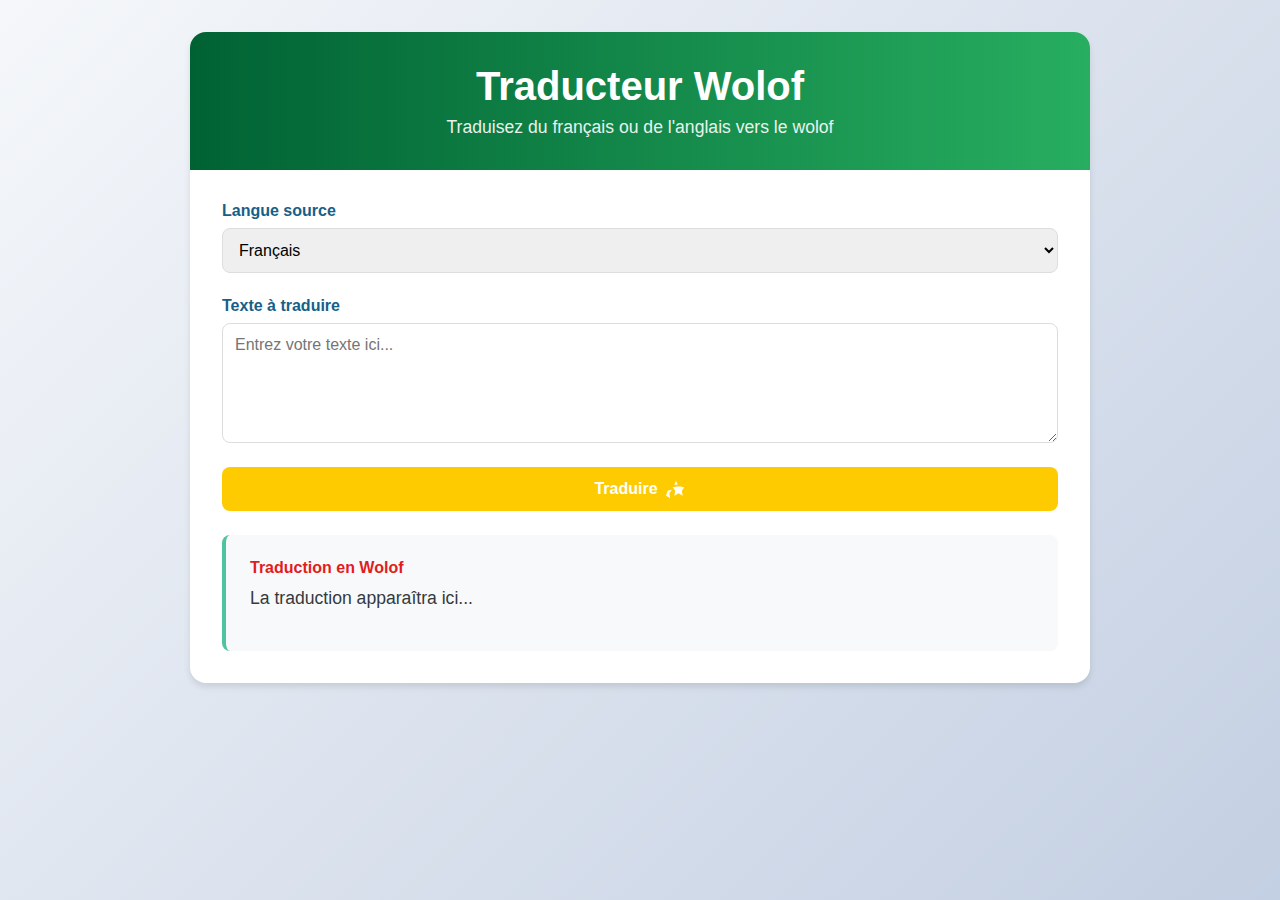
<file: index.html>
<!DOCTYPE html>
<html lang="fr">
<head>
    <meta charset="UTF-8">
    <meta name="viewport" content="width=device-width, initial-scale=1.0">
    <title>Traducteur Français/Anglais - Wolof</title>
    <style>
        :root {
            --primary-color: #4a6fa5;
            --secondary-color: #166088;
            --accent-color: #4fc3a1;
            --light-color: #f8f9fa;
            --dark-color: #343a40;
            --shadow: 0 4px 6px rgba(0, 0, 0, 0.1);
            --transition: all 0.3s ease;
        }

        * {
            margin: 0;
            padding: 0;
            box-sizing: border-box;
            font-family: 'Segoe UI', Tahoma, Geneva, Verdana, sans-serif;
        }

        body {
            background: linear-gradient(135deg, #f5f7fa 0%, #c3cfe2 100%);
            min-height: 100vh;
            display: flex;
            flex-direction: column;
            align-items: center;
            padding: 2rem 1rem;
            color: var(--dark-color);
        }

        .container {
            max-width: 900px;
            width: 100%;
            background-color: white;
            border-radius: 16px;
            box-shadow: var(--shadow);
            overflow: hidden;
            margin-bottom: 2rem;
        }

        header {
            background: linear-gradient(to right, #006233, #27ae60);

            color: white;
            padding: 2rem;
            text-align: center;
        }

        h1 {
            font-size: 2.5rem;
            margin-bottom: 0.5rem;
        }

        .subtitle {
            font-size: 1.1rem;
            opacity: 0.9;
        }

        .translator-section {
            padding: 2rem;
        }

        .input-group {
            display: flex;
            flex-direction: column;
            margin-bottom: 1.5rem;
        }

        label {
            font-weight: 600;
            margin-bottom: 0.5rem;
            color: var(--secondary-color);
        }

        select, textarea {
            padding: 0.75rem;
            border: 1px solid #ddd;
            border-radius: 8px;
            font-size: 1rem;
            transition: var(--transition);
        }

        select:focus, textarea:focus {
            outline: none;
            border-color: var(--primary-color);
            box-shadow: 0 0 0 2px rgba(74, 111, 165, 0.2);
        }

        textarea {
            min-height: 120px;
            resize: vertical;
        }

        .controls {
            display: flex;
            gap: 1rem;
            margin: 1rem 0;
            flex-wrap: wrap;
        }

        .translate-btn, .voice-btn {
            color: white;
            border: none;
            padding: 0.75rem 1.5rem;
            border-radius: 8px;
            font-size: 1rem;
            font-weight: 600;
            cursor: pointer;
            transition: var(--transition);
            display: flex;
            align-items: center;
            justify-content: center;
            gap: 0.5rem;
            flex: 1;
        }

        .translate-btn {
            background: #FECB00;
        }

        .voice-btn {
            background: linear-gradient(to right, var(--accent-color), #3aa888);
        }

        .translate-btn:hover, .voice-btn:hover {
            transform: translateY(-2px);
            box-shadow: 0 6px 12px rgba(0, 0, 0, 0.15);
        }

        .translate-btn:active, .voice-btn:active {
            transform: translateY(0);
        }

        .voice-btn.listening {
            background: linear-gradient(to right, #e74c3c, #c0392b);
            animation: pulse 1.5s infinite;
        }

        @keyframes pulse {
            0% { transform: scale(1); }
            50% { transform: scale(1.05); }
            100% { transform: scale(1); }
        }

        .result-container {
            background-color: #f8f9fa;
            border-radius: 8px;
            padding: 1.5rem;
            margin-top: 1.5rem;
            border-left: 4px solid var(--accent-color);
        }

        .result-title {
            font-weight: 600;
            color: #E31B23;
            margin-bottom: 0.5rem;
            display: flex;
            justify-content: space-between;
            align-items: center;
        }

        .result-text {
            font-size: 1.1rem;
            line-height: 1.5;
            margin-bottom: 1rem;
        }

        .speak-btn {
            background: var(--accent-color);
            color: white;
            border: none;
            border-radius: 50%;
            width: 40px;
            height: 40px;
            display: flex;
            align-items: center;
            justify-content: center;
            cursor: pointer;
            transition: var(--transition);
        }

        .speak-btn:hover {
            background: #3aa888;
            transform: scale(1.1);
        }

        .dictionary-section {
            padding: 2rem;
            background-color: #f8f9fa;
            border-top: 1px solid #eee;
        }

        .section-title {
            font-size: 1.5rem;
            margin-bottom: 1rem;
            color: var(--secondary-color);
            text-align: center;
        }

        .search-container {
            position: relative;
            margin-bottom: 1.5rem;
        }

        .search-input {
            width: 100%;
            padding: 0.75rem 1rem 0.75rem 2.5rem;
            border: 1px solid #ddd;
            border-radius: 8px;
            font-size: 1rem;
        }

        .search-icon {
            position: absolute;
            left: 0.75rem;
            top: 50%;
            transform: translateY(-50%);
            color: #6c757d;
        }

        .dictionary-grid {
            display: grid;
            grid-template-columns: repeat(auto-fill, minmax(250px, 1fr));
            gap: 1rem;
            max-height: 300px;
            overflow-y: auto;
            padding: 0.5rem;
        }

        .dictionary-item {
            background-color: white;
            border-radius: 8px;
            padding: 1rem;
            box-shadow: 0 2px 4px rgba(0, 0, 0, 0.05);
            transition: var(--transition);
        }

        .dictionary-item:hover {
            transform: translateY(-2px);
            box-shadow: 0 4px 8px rgba(0, 0, 0, 0.1);
        }

        .wolof-word {
            font-weight: 600;
            color: var(--primary-color);
            margin-bottom: 0.25rem;
        }

        .translation {
            font-size: 0.9rem;
            color: var(--dark-color);
        }

        footer {
            text-align: center;
            padding: 1.5rem;
            color: #6c757d;
            font-size: 0.9rem;
        }

        @media (max-width: 600px) {
            h1 {
                font-size: 2rem;
            }
            
            .container {
                border-radius: 12px;
            }
            
            header, .translator-section, .dictionary-section {
                padding: 1.5rem;
            }
            
            .dictionary-grid {
                grid-template-columns: 1fr;
            }
            
            .controls {
                flex-direction: column;
            }
        }
    </style>
</head>
<body>
    <div class="container">
        <header>
            <h1>Traducteur Wolof</h1>
            <p class="subtitle">Traduisez du français ou de l'anglais vers le wolof</p>
        </header>
        
        <section class="translator-section">
            <div class="input-group">
                <label for="sourceLang">Langue source</label>
                <select id="sourceLang">
                    <option value="francais">Français</option>
                    <option value="anglais">Anglais</option>
                </select>
            </div>
            
            <div class="input-group">
                <label for="inputText">Texte à traduire</label>
                <textarea id="inputText" placeholder="Entrez votre texte ici..."></textarea>
            </div>
            
            <div class="controls">
                <button class="translate-btn" id="translateBtn">
                    <span>Traduire</span>
                    <svg width="20" height="20" viewBox="0 0 24 24" fill="none" xmlns="http://www.w3.org/2000/svg">
                        <path d="M12 2L14 7H10L12 2Z" fill="currentColor"/>
                        <path d="M17 9L22 10L19 14L20 20L15 17L10 20L11 14L8 10L13 9H17Z" fill="currentColor"/>
                        <path d="M2 14L7 13L4 17L5 23L0 20L2 14Z" fill="currentColor"/>
                    </svg>
                </button>
                
               
            </div>
            
            <div class="result-container">
                <div class="result-title">
                    <span>Traduction en Wolof</span>
                   
                </div>
                <div class="result-text" id="resultText">La traduction apparaîtra ici...</div>
            </div>
        </section>
        
      
        
       
    </div>

    <script>
        // Dictionnaire Wolof-Français-Anglais
      const dictionnaire = [
  { wolof: "salaam aleekum", francais: "bonjour (salutation islamique)", anglais: "hello (Islamic greeting)" },
  { wolof: "na nga def", francais: "comment vas-tu ?", anglais: "how are you?" },
  { wolof: "maangi fi", francais: "je vais bien", anglais: "I'm fine" },
  { wolof: "jërejëf", francais: "merci", anglais: "thank you" },
  { wolof: "waaw", francais: "oui", anglais: "yes" },
  { wolof: "déedéet", francais: "non", anglais: "no" },
  { wolof: "ba beneen", francais: "à bientôt", anglais: "see you soon" },
  { wolof: "ci jàmm", francais: "au revoir", anglais: "goodbye" },

  // Famille et personnes
  { wolof: "nit", francais: "personne", anglais: "person" },
  { wolof: "jigéen", francais: "femme", anglais: "woman" },
  { wolof: "góor", francais: "homme", anglais: "man" },
  { wolof: "xale", francais: "enfant", anglais: "child" },
  { wolof: "mag", francais: "aîné", anglais: "elder" },
  { wolof: "rakk", francais: "cadet", anglais: "younger sibling" },
  { wolof: "ndey", francais: "mère", anglais: "mother" },
  { wolof: "baay", francais: "père", anglais: "father" },

  // Actions
  { wolof: "lëkk", francais: "manger", anglais: "to eat" },
  { wolof: "naan", francais: "boire", anglais: "to drink" },
  { wolof: "dem", francais: "aller", anglais: "to go" },
  { wolof: "dellu", francais: "revenir", anglais: "to return" },
  { wolof: "jàng", francais: "étudier / lire", anglais: "to study / to read" },
  { wolof: "liggéey", francais: "travailler", anglais: "to work" },
  { wolof: "togg", francais: "cuisiner", anglais: "to cook" },
  { wolof: "xool", francais: "regarder", anglais: "to look" },
  { wolof: "dégg", francais: "entendre / comprendre", anglais: "to hear / understand" },
  { wolof: "wax", francais: "parler", anglais: "to speak" },
  { wolof: "gëm", francais: "croire", anglais: "to believe" },
  { wolof: "xam", francais: "savoir", anglais: "to know" },
  { wolof: "bëgg", francais: "aimer / vouloir", anglais: "to love / to want" },
  { wolof: "sopp", francais: "respecter / apprécier", anglais: "to respect / appreciate" },
  { wolof: "génn", francais: "sortir", anglais: "to go out" },
  { wolof: "dëkk", francais: "habiter", anglais: "to live" },

  // Objets et lieux
  { wolof: "dëgg", francais: "vérité", anglais: "truth" },
  { wolof: "nguur", francais: "argent", anglais: "money" },
  { wolof: "kër", francais: "maison", anglais: "house" },
  { wolof: "neeg", francais: "chambre", anglais: "room" },
  { wolof: "jaamono", francais: "mariage", anglais: "wedding" },
  { wolof: "tëere", francais: "livre", anglais: "book" },
  { wolof: "kayit", francais: "papier", anglais: "paper" },
  { wolof: "bunt", francais: "porte", anglais: "door" },
  { wolof: "palanteer", francais: "fenêtre", anglais: "window" },
  { wolof: "kàngu", francais: "chaise", anglais: "chair" },
  { wolof: "tabël", francais: "table", anglais: "table" },
  { wolof: "lal", francais: "lit", anglais: "bed" },
  { wolof: "mbët", francais: "vêtement", anglais: "clothing" },
  { wolof: "sapato", francais: "chaussure", anglais: "shoe" },

  // Nourriture
  { wolof: "ndox", francais: "eau", anglais: "water" },
  { wolof: "safara", francais: "feu", anglais: "fire" },
  { wolof: "ceeb", francais: "riz", anglais: "rice" },
  { wolof: "mburu", francais: "pain", anglais: "bread" },
  { wolof: "yapp", francais: "viande", anglais: "meat" },
  { wolof: "jen", francais: "poisson", anglais: "fish" },
  { wolof: "weñ", francais: "arachide", anglais: "peanut" },
  { wolof: "fonde", francais: "mil", anglais: "millet" },
  { wolof: "suukër", francais: "sucre", anglais: "sugar" },
  { wolof: "kafe", francais: "café", anglais: "coffee" },
  { wolof: "attaya", francais: "thé", anglais: "tea" },

  // Nature
  { wolof: "njàr", francais: "pluie", anglais: "rain" },
  { wolof: "tufaa", francais: "vent", anglais: "wind" },
  { wolof: "janto", francais: "soleil", anglais: "sun" },
  { wolof: "guddi", francais: "nuit", anglais: "night" },
  { wolof: "bët set", francais: "jour", anglais: "day" },

  // Adjectifs
  { wolof: "baax", francais: "bon", anglais: "good" },
  { wolof: "bon", francais: "mauvais", anglais: "bad" },
  { wolof: "tuuti", francais: "petit", anglais: "small" },
  { wolof: "baax-baax", francais: "très bon / gentil", anglais: "very good / kind" },
  { wolof: "dëgër", francais: "fort", anglais: "strong" },
  { wolof: "wóor", francais: "sûr / certain", anglais: "sure / certain" },
  { wolof: "yomb", francais: "facile / léger", anglais: "easy / light" },
  { wolof: "ndaw", francais: "jeune / petit", anglais: "young / small" },
  { wolof: "seetsi", francais: "beau", anglais: "beautiful" },
  { wolof: "sago", francais: "malade", anglais: "sick" },
  { wolof: "wér", francais: "guéri / sain", anglais: "healthy" },
  { wolof: "sori", francais: "chaud", anglais: "hot" },
  { wolof: "sedda", francais: "froid", anglais: "cold" },

  // Couleurs
  { wolof: "weex", francais: "blanc", anglais: "white" },
  { wolof: "noon", francais: "noir", anglais: "black" },
  { wolof: "xonk", francais: "rouge", anglais: "red" },
  { wolof: "baxna", francais: "vert", anglais: "green" },
  { wolof: "mboq", francais: "jaune", anglais: "yellow" },
  { wolof: "bule", francais: "bleu", anglais: "blue" },
  { wolof: "xaw", francais: "gris", anglais: "gray" },
  { wolof: "xees", francais: "marron", anglais: "brown" },

  // Pronoms
  { wolof: "ma", francais: "je", anglais: "I" },
  { wolof: "nga", francais: "tu", anglais: "you" },
  { wolof: "mu", francais: "il / elle", anglais: "he / she" },
  { wolof: "ñun", francais: "nous", anglais: "we" },
  { wolof: "yéen", francais: "vous", anglais: "you (plural)" },
  { wolof: "ñu", francais: "ils / elles", anglais: "they" },

  // Possessifs
  { wolof: "sama", francais: "mon / ma", anglais: "my" },
  { wolof: "sa", francais: "ton / ta", anglais: "your" },
  { wolof: "samay", francais: "mes", anglais: "my (plural)" },
  { wolof: "say", francais: "tes", anglais: "your (plural)" },

  // Articles et quantités
  { wolof: "bi", francais: "le / la", anglais: "the" },
  { wolof: "yi", francais: "les", anglais: "the (plural)" },
  { wolof: "benn", francais: "un", anglais: "one" },
  { wolof: "ñaar", francais: "deux", anglais: "two" },
  { wolof: "nett", francais: "trois", anglais: "three" },
  { wolof: "ñeent", francais: "quatre", anglais: "four" },
  { wolof: "juróom", francais: "cinq", anglais: "five" },
  { wolof: "juróom-benn", francais: "six", anglais: "six" },
  { wolof: "juróom-ñaar", francais: "sept", anglais: "seven" },
  { wolof: "juróom-nett", francais: "huit", anglais: "eight" },
  { wolof: "juróom-ñeent", francais: "neuf", anglais: "nine" },
  { wolof: "fukk", francais: "dix", anglais: "ten" },

  // Divers
  { wolof: "fan", francais: "où", anglais: "where" },
  { wolof: "kan", francais: "qui", anglais: "who" },
  { wolof: "lan", francais: "quoi", anglais: "what" },
  { wolof: "dara", francais: "rien", anglais: "nothing" },
  { wolof: "lépp", francais: "tout", anglais: "everything" },
  { wolof: "keneen", francais: "quelqu’un", anglais: "someone" },
        // Vie quotidienne
  { wolof: "jaay", francais: "vendre", anglais: "to sell" },
  { wolof: "jënd", francais: "acheter", anglais: "to buy" },
  { wolof: "tànn", francais: "choisir", anglais: "to choose" },
  { wolof: "tudd", francais: "s'appeler / nommer", anglais: "to be named" },
  { wolof: "jàngale", francais: "enseigner", anglais: "to teach" },
  { wolof: "démb", francais: "hier", anglais: "yesterday" },
  { wolof: "téy", francais: "aujourd'hui", anglais: "today" },
  { wolof: "suba", francais: "demain", anglais: "tomorrow" },
  { wolof: "temm", francais: "temps / moment", anglais: "time / moment" },
  { wolof: "waxtu", francais: "heure / moment", anglais: "time / hour" },

  // Religion et culture
  { wolof: "Yàlla", francais: "Dieu", anglais: "God" },
  { wolof: "Jàmm", francais: "paix", anglais: "peace" },
  { wolof: "ndimbal", francais: "aide / assistance", anglais: "help / support" },
  { wolof: "bàkk", francais: "louange / prière", anglais: "praise / prayer" },
  { wolof: "duwa", francais: "invocation / prière", anglais: "supplication" },
  { wolof: "maslaa", francais: "tolérance / patience", anglais: "tolerance / patience" },
  { wolof: "jàmm rekk", francais: "que la paix seulement", anglais: "peace only" },
  { wolof: "Alhamdulilaay", francais: "louange à Dieu", anglais: "praise be to God" },
  { wolof: "Inshallah", francais: "si Dieu le veut", anglais: "God willing" },
  { wolof: "Yàlla baax na", francais: "Dieu est bon", anglais: "God is good" },

  // Corps humain
  { wolof: "bopp", francais: "tête", anglais: "head" },
  { wolof: "gémmiñ", francais: "bouche", anglais: "mouth" },
  { wolof: "kanam", francais: "visage / avant", anglais: "face / front" },
  { wolof: "loxo", francais: "main", anglais: "hand" },
  { wolof: "nopp", francais: "oreille", anglais: "ear" },
  { wolof: "bët", francais: "œil", anglais: "eye" },
  { wolof: "gannaay", francais: "nez", anglais: "nose" },
  { wolof: "xol", francais: "cœur", anglais: "heart" },
  { wolof: "yaram", francais: "corps", anglais: "body" },
  { wolof: "tànk", francais: "jambe / pied", anglais: "leg / foot" },

  // Nature et environnement
  { wolof: "suuf", francais: "terre / sol", anglais: "earth / ground" },
  { wolof: "géej", francais: "mer / océan", anglais: "sea / ocean" },
  { wolof: "ndox mi", francais: "l’eau", anglais: "the water" },
  { wolof: "déwén", francais: "montagne / colline", anglais: "mountain / hill" },
  { wolof: "ndawtal", francais: "fleur", anglais: "flower" },
  { wolof: "garab", francais: "arbre / plante / médicament", anglais: "tree / plant / medicine" },
  { wolof: "jambur", francais: "forêt / brousse", anglais: "forest / bush" },
  { wolof: "léegi", francais: "maintenant", anglais: "now" },
  { wolof: "lu nekk", francais: "chaque chose", anglais: "everything / each thing" },
  { wolof: "gudi", francais: "soir", anglais: "evening" },

  // Émotions et états
  { wolof: "bég", francais: "content / heureux", anglais: "happy" },
  { wolof: "diisoo", francais: "triste", anglais: "sad" },
  { wolof: "naar", francais: "fatigué", anglais: "tired" },
  { wolof: "dàmm", francais: "fâché / en colère", anglais: "angry" },
  { wolof: "seetlu", francais: "observer / surveiller", anglais: "to observe / to watch" },
  { wolof: "jàmm ci xol", francais: "paix du cœur", anglais: "inner peace" },
  { wolof: "rafet", francais: "joli / agréable", anglais: "nice / pretty" },
  { wolof: "doole", francais: "force / énergie", anglais: "strength / energy" },
  { wolof: "ñàkk doole", francais: "faiblesse / manque de force", anglais: "weakness" },
  { wolof: "jàmm ak xeewal", francais: "paix et vitalité", anglais: "peace and vitality" },

  // Expresions utiles
  { wolof: "baal ma", francais: "pardon / excuse-moi", anglais: "sorry / forgive me" },
  { wolof: "amul solo", francais: "ce n’est pas grave", anglais: "it’s okay / no problem" },
  { wolof: "jërëjëf bu baax", francais: "merci beaucoup", anglais: "thank you very much" },
  { wolof: "dafa neex", francais: "c’est bon / agréable", anglais: "it’s nice / it tastes good" },
  { wolof: "dafa metti", francais: "c’est difficile / dur", anglais: "it’s hard / difficult" },
  { wolof: "baax na la", francais: "ça te va bien", anglais: "it suits you" },
        { wolof: "bokk", francais: "partager", anglais: "to share" },
{ wolof: "fekk", francais: "trouver", anglais: "to find" },
{ wolof: "bëgg", francais: "aimer", anglais: "to love" },
{ wolof: "jëf", francais: "agir", anglais: "to act" },
{ wolof: "jàpp", francais: "attraper", anglais: "to catch" },
{ wolof: "sànni", francais: "lancer", anglais: "to throw" },
{ wolof: "jànga", francais: "apprendre", anglais: "to learn" },
{ wolof: "jàngal", francais: "enseigner", anglais: "to teach" },
{ wolof: "jël", francais: "prendre", anglais: "to take" },
{ wolof: "dëgg", francais: "dire la vérité", anglais: "to tell the truth" },
{ wolof: "nuyu", francais: "saluer", anglais: "to greet" },
{ wolof: "tàllal", francais: "étendre", anglais: "to extend" },
{ wolof: "taxawal", francais: "aider", anglais: "to assist" },
{ wolof: "jàmm", francais: "paix", anglais: "peace" },
{ wolof: "xam", francais: "savoir", anglais: "to know" },
{ wolof: "xool", francais: "regarder", anglais: "to look" },
{ wolof: "dem", francais: "partir", anglais: "to go" },
{ wolof: "delloo", francais: "revenir", anglais: "to return" },
{ wolof: "ndank", francais: "doucement", anglais: "slowly" },
{ wolof: "gaaw", francais: "vite", anglais: "quickly" },
{ wolof: "jàmm rekk", francais: "en paix seulement", anglais: "only in peace" },
{ wolof: "bala", francais: "avant", anglais: "before" },
{ wolof: "léegi", francais: "maintenant", anglais: "now" },
{ wolof: "suba", francais: "matin", anglais: "morning" },
{ wolof: "guddi", francais: "nuit", anglais: "night" },
{ wolof: "ngoon", francais: "après-midi", anglais: "afternoon" },
{ wolof: "jëkkër", francais: "mari", anglais: "husband" },
{ wolof: "jabar", francais: "épouse", anglais: "wife" },
{ wolof: "doom", francais: "enfant", anglais: "child" },
{ wolof: "baay", francais: "père", anglais: "father" },
{ wolof: "yaay", francais: "mère", anglais: "mother" },
{ wolof: "mag", francais: "aîné", anglais: "elder" },
{ wolof: "rakk", francais: "cadet", anglais: "younger sibling" },
{ wolof: "keur", francais: "maison", anglais: "house" },
{ wolof: "dox", francais: "marcher", anglais: "to walk" },
{ wolof: "jàng", francais: "étudier", anglais: "to study" },
{ wolof: "liggéey", francais: "travailler", anglais: "to work" },
{ wolof: "jaay", francais: "vendre", anglais: "to sell" },
{ wolof: "jënd", francais: "acheter", anglais: "to buy" },
{ wolof: "meew", francais: "lait", anglais: "milk" },
{ wolof: "ndeewen", francais: "pluie", anglais: "rain" },
{ wolof: "jamm", francais: "calme", anglais: "calm" },
{ wolof: "wër", francais: "tourner", anglais: "to turn" },
{ wolof: "safara", francais: "feu", anglais: "fire" },
{ wolof: "ndox", francais: "eau", anglais: "water" },
{ wolof: "suuf", francais: "terre", anglais: "earth" },
{ wolof: "mbedd", francais: "rue", anglais: "street" },
{ wolof: "ndaw", francais: "jeune", anglais: "young" },
{ wolof: "mag", francais: "vieux", anglais: "old" },
{ wolof: "ndeyssaan", francais: "pitié", anglais: "pity" },
        { wolof: "ndawsi", francais: "fille", anglais: "girl" },
{ wolof: "goor", francais: "homme", anglais: "man" },
{ wolof: "jigeen", francais: "femme", anglais: "woman" },
{ wolof: "baat", francais: "parole", anglais: "word" },
{ wolof: "lépp", francais: "tout", anglais: "everything" },
{ wolof: "lu", francais: "quoi", anglais: "what" },
{ wolof: "fan", francais: "jour", anglais: "day" },
{ wolof: "weer", francais: "mois", anglais: "month" },
{ wolof: "at", francais: "année", anglais: "year" },
{ wolof: "bëccëg", francais: "jour (clarté)", anglais: "daylight" },
{ wolof: "néegu", francais: "pièce", anglais: "room" },
{ wolof: "ndawtal", francais: "jeunesse", anglais: "youth" },
{ wolof: "màggat", francais: "vieillesse", anglais: "old age" },
{ wolof: "bunt", francais: "porte", anglais: "door" },
{ wolof: "pan", francais: "mur", anglais: "wall" },
{ wolof: "taabal", francais: "table", anglais: "table" },
{ wolof: "ndoggal", francais: "cuisine", anglais: "kitchen" },
{ wolof: "ndoxum taaw", francais: "eau chaude", anglais: "hot water" },
{ wolof: "xaj", francais: "chien", anglais: "dog" },
{ wolof: "muus", francais: "chat", anglais: "cat" },
{ wolof: "golo", francais: "singe", anglais: "monkey" },
{ wolof: "ñuul", francais: "noir", anglais: "black" },
{ wolof: "weex", francais: "blanc", anglais: "white" },
{ wolof: "xonk", francais: "rouge", anglais: "red" },
{ wolof: "ndee", francais: "chaud", anglais: "hot" },
{ wolof: "sedd", francais: "froid", anglais: "cold" },
{ wolof: "jàll", francais: "passer", anglais: "to pass" },
{ wolof: "yendu", francais: "passer la journée", anglais: "to spend the day" },
{ wolof: "toog", francais: "s’asseoir", anglais: "to sit" },
{ wolof: "jàngalekat", francais: "enseignant", anglais: "teacher" },
{ wolof: "tóotal", francais: "compter", anglais: "to count" },
{ wolof: "tax", francais: "raison", anglais: "reason" },
{ wolof: "wone", francais: "montrer", anglais: "to show" },
{ wolof: "gis", francais: "voir", anglais: "to see" },
{ wolof: "déglu", francais: "écouter", anglais: "to listen" },
{ wolof: "wax", francais: "parler", anglais: "to speak" },
{ wolof: "doxalin", francais: "conseiller", anglais: "to advise" },
{ wolof: "jàll biir", francais: "entrer", anglais: "to enter" },
{ wolof: "gen", francais: "sortir", anglais: "to go out" },
{ wolof: "fanaan", francais: "passer la nuit", anglais: "to spend the night" },
{ wolof: "tàyyi", francais: "préparer", anglais: "to prepare" },
{ wolof: "jàngaale", francais: "faire lire", anglais: "to make read" },
{ wolof: "jëfandikoo", francais: "utiliser", anglais: "to use" },
{ wolof: "doxantu", francais: "se promener", anglais: "to stroll" },
{ wolof: "jóg", francais: "se lever", anglais: "to get up" },
{ wolof: "nekk", francais: "être (se trouver)", anglais: "to be (located)" },
{ wolof: "waxati", francais: "moment", anglais: "moment" },
{ wolof: "jëf jël", francais: "comportement", anglais: "behavior" },
{ wolof: "jàmm ak jàmm", francais: "paix sur toi", anglais: "peace be upon you" },
{ wolof: "am sañ-sañ", francais: "avoir le droit", anglais: "to have the right" },
        { wolof: "bant", francais: "arbre", anglais: "tree" },
{ wolof: "ndox", francais: "eau", anglais: "water" },
{ wolof: "suuf", francais: "terre", anglais: "earth" },
{ wolof: "safara", francais: "feu", anglais: "fire" },
{ wolof: "lekkool", francais: "racine", anglais: "root" },
{ wolof: "pet", francais: "feuille", anglais: "leaf" },
{ wolof: "géej", francais: "mer", anglais: "sea" },
{ wolof: "ndeeñ", francais: "rivière", anglais: "river" },
{ wolof: "ndam", francais: "lac", anglais: "lake" },
{ wolof: "jolof", francais: "plaine", anglais: "plain" },
{ wolof: "ndund", francais: "forêt", anglais: "forest" },
{ wolof: "tund", francais: "colline", anglais: "hill" },
{ wolof: "tund bu mag", francais: "montagne", anglais: "mountain" },
{ wolof: "ndox mu ndaw", francais: "ruisseau", anglais: "stream" },
{ wolof: "sàpp", francais: "planter", anglais: "to plant" },
{ wolof: "dool", francais: "cultiver", anglais: "to cultivate" },
{ wolof: "bunt biir suuf", francais: "grotte", anglais: "cave" },
{ wolof: "ngëlaw", francais: "vent", anglais: "wind" },
{ wolof: "noppalu", francais: "repos de la nature", anglais: "natural rest" },
{ wolof: "taan", francais: "pluie fine", anglais: "drizzle" },
{ wolof: "kaw", francais: "ciel", anglais: "sky" },
{ wolof: "guddi", francais: "nuit", anglais: "night" },
{ wolof: "bëccëg", francais: "jour", anglais: "day" },
{ wolof: "sunuy weer", francais: "lune", anglais: "moon" },
{ wolof: "janta", francais: "soleil", anglais: "sun" },
{ wolof: "dëkk", francais: "village", anglais: "village" },
{ wolof: "géej gi", francais: "océan", anglais: "ocean" },
{ wolof: "leem", francais: "sable", anglais: "sand" },
{ wolof: "bataaxal gu neex", francais: "arc-en-ciel", anglais: "rainbow" },
{ wolof: "yoon", francais: "chemin", anglais: "path" },
{ wolof: "biram", francais: "prairie", anglais: "meadow" },
{ wolof: "siin", francais: "boue", anglais: "mud" },
{ wolof: "lëndëm", francais: "ombre", anglais: "shadow" },
{ wolof: "ndawleen", francais: "graine", anglais: "seed" },
{ wolof: "bees", francais: "nouveau", anglais: "new" },
{ wolof: "doxantu ci ndox", francais: "se baigner", anglais: "to swim" },
{ wolof: "xur", francais: "orage", anglais: "storm" },
{ wolof: "dënd", francais: "tonnerre", anglais: "thunder" },
{ wolof: "leer", francais: "étoile", anglais: "star" },
{ wolof: "leemtu", francais: "briller", anglais: "to shine" },
{ wolof: "xew", francais: "événement naturel", anglais: "natural event" },
{ wolof: "ñam", francais: "aliment naturel", anglais: "natural food" },
{ wolof: "xolum suuf", francais: "terre fertile", anglais: "fertile soil" },
{ wolof: "woté", francais: "tourbillon", anglais: "whirlwind" },
{ wolof: "xool géej", francais: "horizon", anglais: "horizon" },
{ wolof: "xuut", francais: "racine profonde", anglais: "deep root" },
{ wolof: "doxu safara", francais: "flamme", anglais: "flame" },
{ wolof: "jàmmaaru ndox", francais: "onde", anglais: "wave" },
{ wolof: "bët sa kaw", francais: "arc céleste", anglais: "heavenly arc" },
{ wolof: "jàppandi suuf", francais: "écologie", anglais: "ecology" },
{ wolof: "bàmmeel", francais: "désert", anglais: "desert" },
        { wolof: "xaj", francais: "chien", anglais: "dog" },
  { wolof: "xaj bu ndaw", francais: "chiot", anglais: "puppy" },
  { wolof: "muus", francais: "chat", anglais: "cat" },
  { wolof: "muus bu ndaw", francais: "chaton", anglais: "kitten" },
  { wolof: "nag", francais: "vache", anglais: "cow" },
  { wolof: "sëll", francais: "veau", anglais: "calf" },
  { wolof: "fas", francais: "cheval", anglais: "horse" },
  { wolof: "mbaam-sëf", francais: "âne", anglais: "donkey" },
  { wolof: "xar", francais: "mouton", anglais: "sheep" },
  { wolof: "bëy", francais: "chèvre", anglais: "goat" },
  { wolof: "mbaam xuux", francais: "cochon", anglais: "pig" },
  { wolof: "ginaar", francais: "poule", anglais: "chicken" },
  { wolof: "séq (séq gi)", francais: "coq", anglais: "rooster" },
  { wolof: "cuuj", francais: "poussin", anglais: "chick" },
  { wolof: "kanaara", francais: "canard", anglais: "duck" },
  { wolof: "picc", francais: "oiseau", anglais: "bird" },
  { wolof: "jën", francais: "poisson", anglais: "fish" },
  { wolof: "baar", francais: "poisson-chat (selon variété)", anglais: "catfish" },
  { wolof: "sippax / cepa-cepa", francais: "crevette", anglais: "shrimp" },
  { wolof: "kuppukala / junqoob", francais: "crabe", anglais: "crab" },
  { wolof: "simb / simbe (gaynde)", francais: "lion", anglais: "lion" },
  { wolof: "segg", francais: "léopard / panthère", anglais: "leopard / panther" },
  { wolof: "bukki", francais: "hyène", anglais: "hyena" },
  { wolof: "golo", francais: "singe / babouin", anglais: "monkey / baboon" },
  { wolof: "till (till gi)", francais: "chacal", anglais: "jackal" },
  { wolof: "jaan", francais: "serpent", anglais: "snake" },
  { wolof: "sindax / mbag", francais: "lézard (monitor lizard: mbag)", anglais: "lizard / monitor lizard" },
  { wolof: "fasu-àll (ou fasu)", francais: "zèbre", anglais: "zebra" },
  { wolof: "ñay (ou ñey)", francais: "éléphant", anglais: "elephant" },
  { wolof: "njamala", francais: "girafe", anglais: "giraffe" },
  { wolof: "giléem / géléem", francais: "chameau", anglais: "camel" },
  { wolof: "kax / nagu-àll", francais: "buffle", anglais: "buffalo" },
  { wolof: "wànga-lànga", francais: "rhinocéros", anglais: "rhinoceros" },
  { wolof: "léebéer / lebéer", francais: "hippopotame", anglais: "hippopotamus" },
  { wolof: "jasig", francais: "crocodile", anglais: "crocodile" },
  { wolof: "xom (mbonnat)", francais: "tortue", anglais: "turtle / tortoise" },
  { wolof: "yamb (yàmbé)", francais: "abeille", anglais: "bee" },
  { wolof: "lëpp-lëpp", francais: "papillon", anglais: "butterfly" },
  { wolof: "yoo (yoo wi)", francais: "moustique", anglais: "mosquito" },
  { wolof: "coy / seku (selku)", francais: "perroquet", anglais: "parrot" },
  { wolof: "janax (janax ji)", francais: "souris / rat", anglais: "mouse / rat" },
  { wolof: "kooba", francais: "antilope", anglais: "antelope" },
  { wolof: "kéwél", francais: "gazelle", anglais: "gazelle" },
  { wolof: "saafaandu", francais: "lycaon / chien sauvage africain", anglais: "African wild dog (lycaon)" },
  { wolof: "banjóóli / baa", francais: "autruche", anglais: "ostrich" },
  { wolof: "njugub", francais: "chauve-souris", anglais: "bat" },
  { wolof: "saaw", francais: "porc-épic", anglais: "porcupine" },
        { wolof: "suuf", francais: "terre / sol", anglais: "earth / soil" },
  { wolof: "ndox", francais: "eau", anglais: "water" },
  { wolof: "tànk", francais: "pluie", anglais: "rain" },
  { wolof: "géej", francais: "mer / océan", anglais: "sea / ocean" },
  { wolof: "ndoxum géej", francais: "eau de mer", anglais: "seawater" },
  { wolof: "saar", francais: "rivière", anglais: "river" },
  { wolof: "tund", francais: "montagne", anglais: "mountain" },
  { wolof: "bér", francais: "colline", anglais: "hill" },
  { wolof: "ndeer", francais: "désert", anglais: "desert" },
  { wolof: "sànkal", francais: "plaine", anglais: "plain" },
  { wolof: "ngelaw", francais: "vent", anglais: "wind" },
  { wolof: "jëmm", francais: "air / atmosphère", anglais: "air / atmosphere" },
  { wolof: "jant", francais: "soleil", anglais: "sun" },
  { wolof: "weer", francais: "lune", anglais: "moon" },
  { wolof: "bew", francais: "étoile", anglais: "star" },
  { wolof: "asamaan", francais: "ciel", anglais: "sky" },
  { wolof: "ndoxum ndaw", francais: "rosée", anglais: "dew" },
  { wolof: "xaritu jant", francais: "arc-en-ciel", anglais: "rainbow" },
  { wolof: "jàm", francais: "paix / harmonie naturelle", anglais: "peace / harmony" },
  { wolof: "garab", francais: "arbre", anglais: "tree" },
  { wolof: "leñol", francais: "forêt", anglais: "forest" },
  { wolof: "nday", francais: "feuille", anglais: "leaf" },
  { wolof: "mbay", francais: "champ / culture", anglais: "field / farm" },
  { wolof: "ndoxum suuf", francais: "source / puits", anglais: "spring / well" },
  { wolof: "penc", francais: "bois sacré / lieu naturel", anglais: "sacred grove / natural site" },
  { wolof: "mbéy", francais: "récolte", anglais: "harvest" },
  { wolof: "ndam", francais: "orage", anglais: "storm" },
  { wolof: "xob", francais: "plante", anglais: "plant" },
  { wolof: "xoonaay", francais: "herbe", anglais: "grass" },
  { wolof: "doole bu jant", francais: "chaleur du soleil", anglais: "sun heat" },
  { wolof: "tànk bu jant", francais: "rayon de soleil", anglais: "sunbeam" },
  { wolof: "luuy xew", francais: "temps / climat", anglais: "weather / climate" },
  { wolof: "weeri kow", francais: "saison sèche", anglais: "dry season" },
  { wolof: "weeri ndox", francais: "saison des pluies", anglais: "rainy season" },
  { wolof: "soxna suuf", francais: "terre fertile", anglais: "fertile soil" },
  { wolof: "jëmmu suuf", francais: "écologie", anglais: "ecology" },
  { wolof: "ndoxum taw", francais: "goutte de pluie", anglais: "raindrop" },
  { wolof: "jàmmu garab", francais: "forêt paisible", anglais: "peaceful forest" },
  { wolof: "xew-xewu géej", francais: "marée", anglais: "tide" },
  { wolof: "luus", francais: "sable", anglais: "sand" },
  { wolof: "mbedd mi", francais: "terre battue", anglais: "earth ground" },
  { wolof: "xànjar", francais: "rocher", anglais: "rock" },
  { wolof: "mbay mi", francais: "agriculture", anglais: "agriculture" },
  { wolof: "géej gu ndaw", francais: "baie / crique", anglais: "bay / creek" },
  { wolof: "bant", francais: "tronc d’arbre", anglais: "tree trunk" },
  { wolof: "tund bu gaaw", francais: "pic / sommet", anglais: "peak / summit" },
  { wolof: "ngelaw bu metti", francais: "tempête", anglais: "storm / strong wind" },
  { wolof: "ndoxum yoon", francais: "ruisseau", anglais: "stream" },
  { wolof: "jàll", francais: "chemin naturel / passage", anglais: "path / trail" },
        { wolof: "wa kër", francais: "famille", anglais: "family" },
  { wolof: "baay", francais: "père", anglais: "father" },
  { wolof: "yaay", francais: "mère", anglais: "mother" },
  { wolof: "doom", francais: "enfant", anglais: "child" },
  { wolof: "doom ju góor", francais: "fils", anglais: "son" },
  { wolof: "doom ju jigéen", francais: "fille", anglais: "daughter" },
  { wolof: "rakk", francais: "cadet / petit frère ou sœur", anglais: "younger sibling" },
  { wolof: "mag", francais: "aîné / grand frère ou sœur", anglais: "older sibling" },
  { wolof: "mag bu góor", francais: "grand frère", anglais: "older brother" },
  { wolof: "mag bu jigéen", francais: "grande sœur", anglais: "older sister" },
  { wolof: "rakk bu góor", francais: "petit frère", anglais: "younger brother" },
  { wolof: "rakk bu jigéen", francais: "petite sœur", anglais: "younger sister" },
  { wolof: "baay-baay", francais: "grand-père", anglais: "grandfather" },
  { wolof: "yaay-yaay", francais: "grand-mère", anglais: "grandmother" },
  { wolof: "ndëkk", francais: "foyer / maison familiale", anglais: "household / family home" },
  { wolof: "jabar", francais: "épouse", anglais: "wife" },
  { wolof: "jëkkër", francais: "mari", anglais: "husband" },
  { wolof: "nijaay", francais: "oncle maternel", anglais: "maternal uncle" },
  { wolof: "baaj", francais: "oncle paternel", anglais: "paternal uncle" },
  { wolof: "màmme", francais: "ancêtre", anglais: "ancestor" },
  { wolof: "bajjen", francais: "tante", anglais: "aunt" },
  { wolof: "maam", francais: "grand-parent (neutre)", anglais: "grandparent" },
  { wolof: "ndaw", francais: "jeune / adolescent", anglais: "youth / teenager" },
  { wolof: "magat", francais: "adulte / aîné", anglais: "adult / elder" },
  { wolof: "màggat", francais: "vieux sage / ancien", anglais: "elderly person / sage" },
  { wolof: "jigéen", francais: "femme", anglais: "woman" },
  { wolof: "góor", francais: "homme", anglais: "man" },
  { wolof: "ndaw si", francais: "jeune fille", anglais: "young girl" },
  { wolof: "xale bu góor", francais: "garçon", anglais: "boy" },
  { wolof: "xale bu jigéen", francais: "fille (enfant)", anglais: "girl (child)" },
  { wolof: "xarit", francais: "ami / amie", anglais: "friend" },
  { wolof: "dëkkandoo", francais: "voisin", anglais: "neighbor" },
  { wolof: "sama nit", francais: "mon proche / mon bien-aimé", anglais: "my close one / beloved" },
  { wolof: "baaxu nit", francais: "bonté humaine", anglais: "kindness / humanity" },
  { wolof: "tàggat", francais: "éduquer", anglais: "to educate" },
  { wolof: "noppalu", francais: "écouter / prêter attention", anglais: "to listen" },
  { wolof: "jàpp", francais: "tenir / aider", anglais: "to hold / to help" },
  { wolof: "jàmm", francais: "paix entre les gens", anglais: "peace among people" },
  { wolof: "teral", francais: "respecter / honorer", anglais: "to respect / to honor" },
  { wolof: "jox", francais: "donner", anglais: "to give" },
  { wolof: "jóg", francais: "naître / se lever", anglais: "to be born / to rise" },
  { wolof: "dee", francais: "mourir", anglais: "to die" },
  { wolof: "nàmp", francais: "embrasser", anglais: "to hug / to kiss" },
  { wolof: "jàngoro", francais: "famille élargie / clan", anglais: "extended family / clan" },
  { wolof: "dafa bëgg", francais: "aimer (quelqu’un)", anglais: "to love (someone)" },
  { wolof: "jafe-jafe", francais: "problèmes / disputes", anglais: "troubles / conflicts" },
  { wolof: "jappal", francais: "soutenir / accompagner", anglais: "to support / to accompany" },
  { wolof: "sant", francais: "remercier / louer", anglais: "to thank / to praise" },
  { wolof: "ndimbal", francais: "aide / assistance", anglais: "help / assistance" },
  { wolof: "nitte", francais: "être humain", anglais: "human being" },
          { wolof: "liggéey", francais: "travail", anglais: "work" },
  { wolof: "liggéeykat", francais: "travailleur", anglais: "worker" },
  { wolof: "takk", francais: "emploi / poste", anglais: "job / position" },
  { wolof: "jaaykat", francais: "vendeur", anglais: "seller / vendor" },
  { wolof: "jëndkat", francais: "acheteur", anglais: "buyer" },
  { wolof: "boppkat", francais: "chef / responsable", anglais: "boss / leader" },
  { wolof: "jàngkat", francais: "étudiant / élève", anglais: "student" },
  { wolof: "jàngale", francais: "enseigner", anglais: "to teach" },
  { wolof: "jàngalekat", francais: "enseignant / maître", anglais: "teacher" },
  { wolof: "jàmburkat", francais: "artisan", anglais: "craftsman" },
  { wolof: "sàmm", francais: "berger", anglais: "herder" },
  { wolof: "sàmm bu ndaw", francais: "jeune berger", anglais: "young herder" },
  { wolof: "sangara", francais: "forgeron", anglais: "blacksmith" },
  { wolof: "tàllkat", francais: "menuisier", anglais: "carpenter" },
  { wolof: "ñoolkat", francais: "couturier / tailleur", anglais: "tailor / seamstress" },
  { wolof: "ndawtalibé", francais: "apprenti", anglais: "apprentice" },
  { wolof: "tàggatkat", francais: "formateur", anglais: "trainer / instructor" },
  { wolof: "jógkat", francais: "entrepreneur", anglais: "entrepreneur" },
  { wolof: "jàmbaar", francais: "soldat / brave", anglais: "soldier / warrior" },
  { wolof: "jullitkat", francais: "imam / religieux musulman", anglais: "imam / Muslim cleric" },
  { wolof: "seriñ", francais: "marabout / guide spirituel", anglais: "religious leader" },
  { wolof: "doktoor", francais: "médecin", anglais: "doctor" },
  { wolof: "farmaasé", francais: "pharmacien", anglais: "pharmacist" },
  { wolof: "jàngoro", francais: "sage / savant", anglais: "scholar / wise person" },
  { wolof: "polisiye", francais: "policier", anglais: "policeman" },
  { wolof: "jandarma", francais: "gendarme", anglais: "gendarme" },
  { wolof: "jàmbur", francais: "ouvrier / technicien", anglais: "worker / technician" },
  { wolof: "xamkat", francais: "intellectuel / connaisseur", anglais: "intellectual / expert" },
  { wolof: "sëfkat", francais: "cuisinier / chef", anglais: "cook / chef" },
  { wolof: "ndey jéggi", francais: "femme de ménage", anglais: "housemaid / cleaner" },
  { wolof: "jàmbur bu tool", francais: "agriculteur", anglais: "farmer" },
  { wolof: "tàggu", francais: "forger / construire", anglais: "to forge / to build" },
  { wolof: "tàggukat", francais: "maçon", anglais: "mason / builder" },
  { wolof: "jëndékat", francais: "commerçant", anglais: "merchant / trader" },
  { wolof: "jumtukaay", francais: "outil / instrument de travail", anglais: "tool / instrument" },
  { wolof: "tëgg", francais: "couper / sculpter", anglais: "to cut / to sculpt" },
  { wolof: "tëggkat", francais: "sculpteur / tailleur de pierre", anglais: "sculptor / stonecutter" },
  { wolof: "taxaw", francais: "se lever / se présenter", anglais: "to stand / to present oneself" },
  { wolof: "jàpp", francais: "saisir / prendre (un travail)", anglais: "to grasp / to take on work" },
  { wolof: "sàcc", francais: "voler (crime)", anglais: "to steal" },
  { wolof: "sàcckat", francais: "voleur", anglais: "thief" },
  { wolof: "geejkat", francais: "pêcheur", anglais: "fisherman" },
  { wolof: "tàxi man", francais: "chauffeur de taxi", anglais: "taxi driver" },
  { wolof: "buskat", francais: "conducteur de bus", anglais: "bus driver" },
  { wolof: "pilot", francais: "pilote", anglais: "pilot" },
  { wolof: "enjiniyër", francais: "ingénieur", anglais: "engineer" },
  { wolof: "kompuitérkat", francais: "informaticien", anglais: "computer scientist" },
  { wolof: "jurnalist", francais: "journaliste", anglais: "journalist" },
  { wolof: "musisiyaan", francais: "musicien", anglais: "musician" },
  { wolof: "santkat", francais: "chanteur / chanteuse", anglais: "singer" },
  { wolof: "sutura", francais: "discrétion / dignité au travail", anglais: "modesty / dignity at work" },
          { wolof: "ak", francais: "et", anglais: "and" },
  { wolof: "te", francais: "et / puis", anglais: "and / then" },
  { wolof: "wala", francais: "ou", anglais: "or" },
  { wolof: "ndax", francais: "si", anglais: "if" },
  { wolof: "waaye", francais: "mais", anglais: "but" },
  { wolof: "ni", francais: "comme / que", anglais: "as / that" },
  { wolof: "ndaxte", francais: "parce que", anglais: "because" },
  { wolof: "fexe", francais: "donc / ainsi", anglais: "so / therefore" },
  { wolof: "boobu", francais: "celui-là / celle-là", anglais: "that one" },
  { wolof: "bu baax", francais: "qui est bon / lequel est bon", anglais: "which is good" },
  { wolof: "bu njaxlaf", francais: "qui est mauvais / lequel est mauvais", anglais: "which is bad" },
  { wolof: "loolu", francais: "cela / ceci", anglais: "this / that" },
  { wolof: "la", francais: "c’est / il est", anglais: "it is" },
  { wolof: "na", francais: "il y a / c’est", anglais: "there is / it is" },
  { wolof: "ci", francais: "dans / sur / à", anglais: "in / on / at" },
  { wolof: "fi", francais: "ici / là", anglais: "here / there" },
  { wolof: "bu", francais: "qui / celui qui", anglais: "who / that" },
  { wolof: "lu", francais: "quoi / ce que", anglais: "what / that which" },
  { wolof: "bii", francais: "ce / cette", anglais: "this" },
  { wolof: "ñaata", francais: "combien", anglais: "how much / how many" },
  { wolof: "kan", francais: "qui / lequel", anglais: "who / which" },
  { wolof: "fan", francais: "où", anglais: "where" },
  { wolof: "kanam", francais: "avant / devant", anglais: "before / in front" },
  { wolof: "boppam", francais: "pour soi / de lui", anglais: "for oneself / of him" },
  { wolof: "biir", francais: "à l’intérieur / dans", anglais: "inside / in" },
  { wolof: "jiitu", francais: "à côté de / proche", anglais: "next to / near" },
  { wolof: "mu", francais: "il / elle", anglais: "he / she" },
  { wolof: "ñu", francais: "ils / elles", anglais: "they" },
  { wolof: "sama", francais: "mon / ma", anglais: "my" },
  { wolof: "sa", francais: "ton / ta", anglais: "your" },
  { wolof: "ñun", francais: "notre / nos", anglais: "our" },
  { wolof: "leen", francais: "leur / leurs", anglais: "their" },
  { wolof: "bés bu nekk", francais: "toujours / chaque jour", anglais: "always / every day" },
  { wolof: "fiir", francais: "souvent", anglais: "often" },
  { wolof: "jàmm rekk", francais: "seulement / juste", anglais: "only / just" },
  { wolof: "lu baax", francais: "ce qui est bon", anglais: "what is good" },
  { wolof: "lu njaxlaf", francais: "ce qui est mauvais", anglais: "what is bad" },
  { wolof: "baal", francais: "laisser / sauf", anglais: "except / leave" },
  { wolof: "bu njëkk", francais: "premier / au début", anglais: "first / at the beginning" },
  { wolof: "ba", francais: "jusqu’à / jusqu’à ce que", anglais: "until / up to" },
  { wolof: "ba tey", francais: "jusqu’à maintenant", anglais: "until now" },
  { wolof: "tey", francais: "maintenant", anglais: "now" },
  { wolof: "ndank", francais: "lentement / peu à peu", anglais: "slowly / gradually" },
  { wolof: "gannaaw", francais: "après", anglais: "after" },
  { wolof: "fukki", francais: "avant / précédemment", anglais: "before / previously" },
  { wolof: "lu bari", francais: "beaucoup / la plupart", anglais: "much / most" },
  { wolof: "lu ñuul", francais: "rien / aucun", anglais: "nothing / none" },
  { wolof: "yeneen", francais: "autre / autres", anglais: "other / others" },
  { wolof: "bii ci", francais: "en ce qui concerne", anglais: "regarding / concerning" },
  { wolof: "bu jëm", francais: "pour aller / afin de", anglais: "to go / in order to" }



];


        // Éléments DOM
        const sourceLangSelect = document.getElementById('sourceLang');
        const inputText = document.getElementById('inputText');
        const translateBtn = document.getElementById('translateBtn');
        const voiceBtn = document.getElementById('voiceBtn');
        const speakBtn = document.getElementById('speakBtn');
        const resultText = document.getElementById('resultText');
        const searchInput = document.getElementById('searchInput');
        const dictionaryGrid = document.getElementById('dictionaryGrid');

        // Variables pour la reconnaissance vocale
        let recognition = null;
        let isListening = false;

        // Initialiser la reconnaissance vocale
        function initSpeechRecognition() {
            if ('webkitSpeechRecognition' in window || 'SpeechRecognition' in window) {
                const SpeechRecognition = window.SpeechRecognition || window.webkitSpeechRecognition;
                recognition = new SpeechRecognition();
                
                recognition.continuous = false;
                recognition.interimResults = false;
                recognition.lang = sourceLangSelect.value === 'francais' ? 'fr-FR' : 'en-US';
                
                recognition.onstart = function() {
                    isListening = true;
                    voiceBtn.classList.add('listening');
                    voiceBtn.innerHTML = '<span>Écoute en cours...</span><svg width="20" height="20" viewBox="0 0 24 24" fill="none" xmlns="http://www.w3.org/2000/svg"><path d="M6 6L18 18M6 18L18 6" stroke="currentColor" stroke-width="2"/></svg>';
                };
                
                recognition.onresult = function(event) {
                    const transcript = event.results[0][0].transcript;
                    inputText.value = transcript;
                    translateText();
                };
                
                recognition.onend = function() {
                    isListening = false;
                    voiceBtn.classList.remove('listening');
                    voiceBtn.innerHTML = '<span>Parler pour traduire</span><svg width="20" height="20" viewBox="0 0 24 24" fill="none" xmlns="http://www.w3.org/2000/svg"><path d="M12 15C13.6569 15 15 13.6569 15 12V5C15 3.34315 13.6569 2 12 2C10.3431 2 9 3.34315 9 5V12C9 13.6569 10.3431 15 12 15Z" fill="currentColor"/><path d="M19 12C19 15.866 15.866 19 12 19C8.13401 19 5 15.866 5 12" stroke="currentColor" stroke-width="2"/><path d="M12 19V22" stroke="currentColor" stroke-width="2"/></svg>';
                };
                
                recognition.onerror = function(event) {
                    console.error('Erreur de reconnaissance vocale:', event.error);
                    isListening = false;
                    voiceBtn.classList.remove('listening');
                    voiceBtn.innerHTML = '<span>Parler pour traduire</span><svg width="20" height="20" viewBox="0 0 24 24" fill="none" xmlns="http://www.w3.org/2000/svg"><path d="M12 15C13.6569 15 15 13.6569 15 12V5C15 3.34315 13.6569 2 12 2C10.3431 2 9 3.34315 9 5V12C9 13.6569 10.3431 15 12 15Z" fill="currentColor"/><path d="M19 12C19 15.866 15.866 19 12 19C8.13401 19 5 15.866 5 12" stroke="currentColor" stroke-width="2"/><path d="M12 19V22" stroke="currentColor" stroke-width="2"/></svg>';
                    
                    if (event.error === 'not-allowed') {
                        alert('La reconnaissance vocale n\'est pas autorisée. Veuillez vérifier les paramètres de votre navigateur.');
                    }
                };
            } else {
                voiceBtn.disabled = true;
                voiceBtn.innerHTML = '<span>Reconnaissance vocale non supportée</span>';
                console.warn('La reconnaissance vocale n\'est pas supportée par ce navigateur.');
            }
        }

        // Fonction pour traduire un texte long
        function translateLongText(text, sourceLang) {
            // Diviser le texte en phrases
            const sentences = text.split(/[.!?]+/).filter(s => s.trim() !== '');
            let translatedText = '';
            
            // Traduire chaque phrase
            for (const sentence of sentences) {
                const sentenceTranslation = translateSentence(sentence.trim(), sourceLang);
                translatedText += sentenceTranslation + '. ';
            }
            
            return translatedText.trim();
        }

        // Fonction pour traduire une phrase
       // Fonction pour traduire une phrase
function translateSentence(sentence, sourceLang) {
    const words = sentence.toLowerCase().split(/\s+/);
    let translatedSentence = '';
    
    for (const word of words) {
        let translatedWord = null;
        let bestMatch = null;
        
        // Chercher le mot dans le dictionnaire avec correspondance exacte d'abord
        for (const entry of dictionnaire) {
            const sourceWords = entry[sourceLang].toLowerCase().split(/\s+/);
            
            // Vérifier si le mot correspond exactement à l'un des mots de la traduction
            for (const sourceWord of sourceWords) {
                // Nettoyer le mot (enlever la ponctuation, parenthèses, etc.)
                const cleanSourceWord = sourceWord.replace(/[.,!?;:()\[\]]/g, '');
                const cleanInputWord = word.replace(/[.,!?;:()\[\]]/g, '');
                
                if (cleanSourceWord === cleanInputWord) {
                    translatedWord = entry.wolof;
                    break;
                }
            }
            
            if (translatedWord) break;
        }
        
        // Si pas de correspondance exacte, chercher une correspondance partielle
        if (!translatedWord) {
            for (const entry of dictionnaire) {
                // Vérifier si le mot est contenu dans la traduction source
                if (entry[sourceLang].toLowerCase().includes(word)) {
                    // Vérifier que c'est un mot complet, pas une partie
                    const regex = new RegExp(`\\b${word}\\b`, 'i');
                    if (regex.test(entry[sourceLang].toLowerCase())) {
                        translatedWord = entry.wolof;
                        break;
                    }
                }
            }
        }
        
        // Si le mot n'est pas trouvé, le laisser tel quel entre crochets
        translatedSentence += (translatedWord || `[${word}]`) + ' ';
    }
    
    return translatedSentence.trim();
}

        // Fonction de traduction
        function translateText() {
            const sourceLang = sourceLangSelect.value;
            const text = inputText.value.trim();
            
            if (!text) {
                resultText.textContent = "Veuillez entrer un texte à traduire.";
                return;
            }
            
            // Afficher un indicateur de chargement
            resultText.textContent = "Traduction en cours...";
            
            // Utiliser setTimeout pour simuler un délai de traitement
            setTimeout(() => {
                // Traduire le texte (long ou court)
                const translation = text.length > 50 
                    ? translateLongText(text, sourceLang)
                    : translateSentence(text, sourceLang);
                
                if (translation.trim() === "") {
                    resultText.textContent = "Aucune traduction trouvée.";
                } else {
                    resultText.textContent = translation;
                }
            }, 500);
        }

        // Fonction pour lire le texte à voix haute
      // Fonction pour lire le texte à voix haute
function speakText() {
    const text = resultText.textContent;
    
    if (!text || text === "La traduction apparaîtra ici..." || text === "Traduction en cours..." || text === "Aucune traduction trouvée.") {
        return;
    }
    
    if ('speechSynthesis' in window) {
        // Arrêter toute parole en cours
        window.speechSynthesis.cancel();
        
        const utterance = new SpeechSynthesisUtterance(text);
        
        // Utiliser une voix disponible
        const voices = window.speechSynthesis.getVoices();
        
        // Essayer de trouver une voix française ou anglaise
        const frenchVoice = voices.find(voice => voice.lang.includes('fr'));
        const englishVoice = voices.find(voice => voice.lang.includes('en'));
        
        // Utiliser la première voix disponible
        utterance.voice = frenchVoice || englishVoice || voices[0];
        utterance.lang = frenchVoice ? 'fr-FR' : (englishVoice ? 'en-US' : 'fr-FR');
        
        utterance.rate = 0.8;
        utterance.pitch = 1;
        utterance.volume = 1;
        
        // Gestion des événements pour le débogage
        utterance.onstart = function() {
            console.log('Lecture audio démarrée');
            speakBtn.style.background = '#e74c3c';
        };
        
        utterance.onend = function() {
            console.log('Lecture audio terminée');
            speakBtn.style.background = 'var(--accent-color)';
        };
        
        utterance.onerror = function(event) {
            console.error('Erreur de synthèse vocale:', event);
            speakBtn.style.background = 'var(--accent-color)';
            alert('Erreur de lecture audio. Vérifiez que votre navigateur supporte la synthèse vocale.');
        };
        
        window.speechSynthesis.speak(utterance);
        
    } else {
        alert('La synthèse vocale n\'est pas supportée par votre navigateur.');
    }
}

// S'assurer que les voix sont chargées
function loadVoices() {
    return new Promise((resolve) => {
        const voices = window.speechSynthesis.getVoices();
        if (voices.length > 0) {
            resolve(voices);
        } else {
            window.speechSynthesis.onvoiceschanged = () => {
                resolve(window.speechSynthesis.getVoices());
            };
        }
    });
}

// Charger les voix au démarrage
loadVoices();

        // Fonction pour afficher le dictionnaire
        function displayDictionary(entries = dictionnaire) {
            dictionaryGrid.innerHTML = "";
            
            entries.forEach(entry => {
                const item = document.createElement('div');
                item.className = 'dictionary-item';
                
                const wolofWord = document.createElement('div');
                wolofWord.className = 'wolof-word';
                wolofWord.textContent = entry.wolof;
                
                const translation = document.createElement('div');
                translation.className = 'translation';
                
                if (sourceLangSelect.value === 'francais') {
                    translation.textContent = `Français: ${entry.francais}`;
                } else {
                    translation.textContent = `English: ${entry.anglais}`;
                }
                
                item.appendChild(wolofWord);
                item.appendChild(translation);
                dictionaryGrid.appendChild(item);
            });
        }

        // Fonction de recherche dans le dictionnaire
        function searchDictionary() {
            const searchTerm = searchInput.value.trim().toLowerCase();
            
            if (!searchTerm) {
                displayDictionary();
                return;
            }
            
            const filteredEntries = dictionnaire.filter(entry => {
                return entry.wolof.toLowerCase().includes(searchTerm) ||
                       entry.francais.toLowerCase().includes(searchTerm) ||
                       entry.anglais.toLowerCase().includes(searchTerm);
            });
            
            displayDictionary(filteredEntries);
        }

        // Événements
        translateBtn.addEventListener('click', translateText);
        
        inputText.addEventListener('keypress', (e) => {
            if (e.key === 'Enter' && e.ctrlKey) {
                translateText();
            }
        });
        
        voiceBtn.addEventListener('click', () => {
            if (!recognition) {
                initSpeechRecognition();
            }
            
            if (isListening) {
                recognition.stop();
            } else {
                recognition.lang = sourceLangSelect.value === 'francais' ? 'fr-FR' : 'en-US';
                recognition.start();
            }
        });
        
        speakBtn.addEventListener('click', speakText);
        
        sourceLangSelect.addEventListener('change', () => {
            displayDictionary();
            
            // Mettre à jour la langue de reconnaissance vocale si elle est active
            if (recognition && isListening) {
                recognition.stop();
                recognition.lang = sourceLangSelect.value === 'francais' ? 'fr-FR' : 'en-US';
                setTimeout(() => recognition.start(), 500);
            }
        });
        
        searchInput.addEventListener('input', searchDictionary);

        // Initialisation
        displayDictionary();
        initSpeechRecognition();
      
      // Au chargement de la page
window.addEventListener('load', function() {
    loadVoices();
});
    </script>
</body>
</html>
</file>
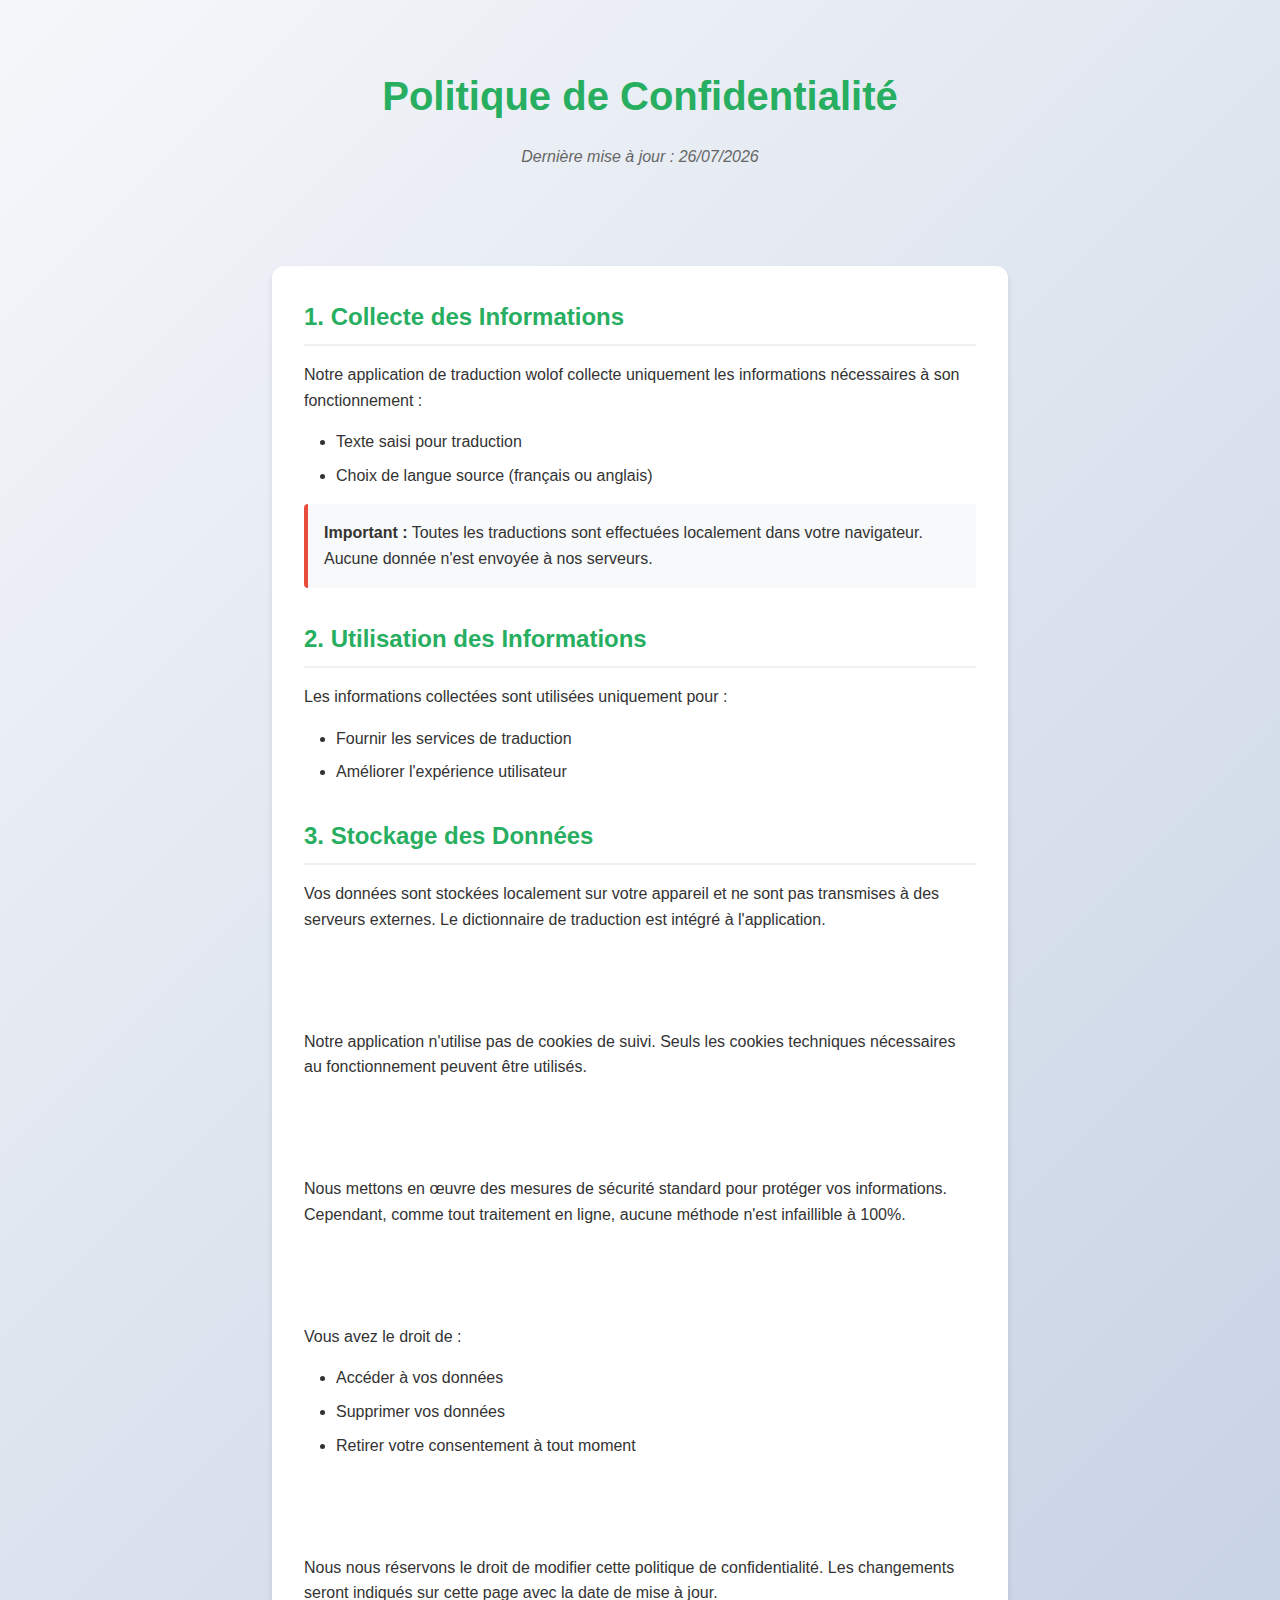
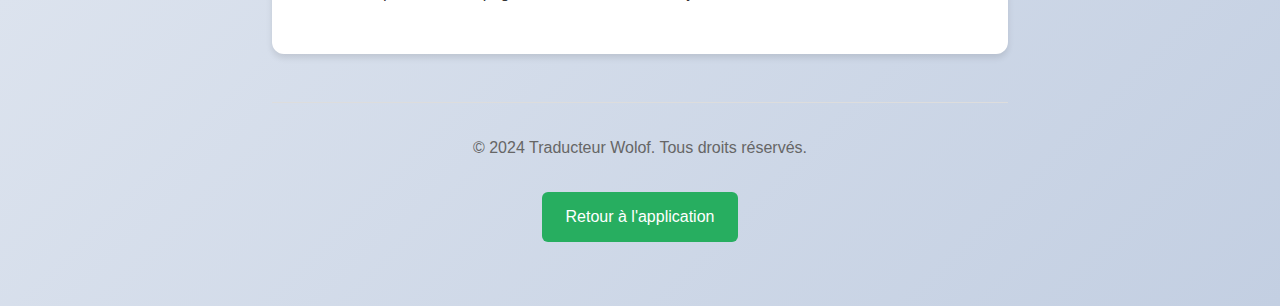
<file: politiqueconfidentialite.html>
<!DOCTYPE html>
<html lang="fr">
<head>
    <meta charset="UTF-8">
    <meta name="viewport" content="width=device-width, initial-scale=1.0">
    <title>Politique de Confidentialité - Traducteur Wolof</title>
    <style>
        * {
            margin: 0;
            padding: 0;
            box-sizing: border-box;
            font-family: 'Segoe UI', Tahoma, Geneva, Verdana, sans-serif;
        }

        body {
            background: linear-gradient(135deg, #f5f7fa 0%, #c3cfe2 100%);
            min-height: 100vh;
            color: #333;
            line-height: 1.6;
        }

        .container {
            max-width: 800px;
            margin: 0 auto;
            padding: 2rem;
        }

        header {
            text-align: center;
            margin-bottom: 3rem;
            padding: 2rem 0;
        }

        h1 {
            color: #27ae60;
            font-size: 2.5rem;
            margin-bottom: 1rem;
        }

        .last-updated {
            color: #666;
            font-style: italic;
        }

        .content {
            background: white;
            padding: 2rem;
            border-radius: 12px;
            box-shadow: 0 4px 6px rgba(0, 0, 0, 0.1);
        }

        h2 {
            color: #27ae60;
            margin: 2rem 0 1rem 0;
            padding-bottom: 0.5rem;
            border-bottom: 2px solid #f0f0f0;
        }

        h2:first-child {
            margin-top: 0;
        }

        p {
            margin-bottom: 1rem;
        }

        ul {
            margin: 1rem 0;
            padding-left: 2rem;
        }

        li {
            margin-bottom: 0.5rem;
        }

        .highlight {
            background: #f8f9fa;
            padding: 1rem;
            border-left: 4px solid #e74c3c;
            border-radius: 4px;
            margin: 1rem 0;
        }

        footer {
            text-align: center;
            margin-top: 3rem;
            padding: 2rem 0;
            color: #666;
            border-top: 1px solid #ddd;
        }

        .back-btn {
            display: inline-block;
            background: #27ae60;
            color: white;
            padding: 0.75rem 1.5rem;
            text-decoration: none;
            border-radius: 6px;
            margin-top: 1rem;
            transition: background 0.3s ease;
        }

        .back-btn:hover {
            background: #219a52;
        }

        @media (max-width: 600px) {
            .container {
                padding: 1rem;
            }
            
            h1 {
                font-size: 2rem;
            }
            
            .content {
                padding: 1.5rem;
            }
        }
    </style>
</head>
<body>
    <div class="container">
        <header>
            <h1>Politique de Confidentialité</h1>
            <p class="last-updated">Dernière mise à jour : <span id="currentDate"></span></p>
        </header>

        <div class="content">
            <h2>1. Collecte des Informations</h2>
            <p>Notre application de traduction wolof collecte uniquement les informations nécessaires à son fonctionnement :</p>
            <ul>
                <li>Texte saisi pour traduction</li>
                <li>Choix de langue source (français ou anglais)</li>
               
            </ul>

            <div class="highlight">
                <strong>Important :</strong> Toutes les traductions sont effectuées localement dans votre navigateur. Aucune donnée n'est envoyée à nos serveurs.
            </div>

            <h2>2. Utilisation des Informations</h2>
            <p>Les informations collectées sont utilisées uniquement pour :</p>
            <ul>
                <li>Fournir les services de traduction</li>
                <li>Améliorer l'expérience utilisateur</li>
                 
            </ul>

            <h2>3. Stockage des Données</h2>
            <p>Vos données sont stockées localement sur votre appareil et ne sont pas transmises à des serveurs externes. Le dictionnaire de traduction est intégré à l'application.</p>

            <h2>4. Cookies</h2>
            <p>Notre application n'utilise pas de cookies de suivi. Seuls les cookies techniques nécessaires au fonctionnement peuvent être utilisés.</p>

            <h2>5. Sécurité</h2>
            <p>Nous mettons en œuvre des mesures de sécurité standard pour protéger vos informations. Cependant, comme tout traitement en ligne, aucune méthode n'est infaillible à 100%.</p>

            <h2>6. Vos Droits</h2>
            <p>Vous avez le droit de :</p>
            <ul>
                <li>Accéder à vos données</li>
                <li>Supprimer vos données</li>
                <li>Retirer votre consentement à tout moment</li>
            </ul>

            

            <h2>7. Modifications</h2>
            <p>Nous nous réservons le droit de modifier cette politique de confidentialité. Les changements seront indiqués sur cette page avec la date de mise à jour.</p>
        </div>

        <footer>
            <p>&copy; 2024 Traducteur Wolof. Tous droits réservés.</p>
            <a href="index.html" class="back-btn">Retour à l'application</a>
        </footer>
    </div>

    <script>
        // Afficher la date actuelle
        document.getElementById('currentDate').textContent = new Date().toLocaleDateString('fr-FR');
        
        // Animation simple au défilement
        const observerOptions = {
            threshold: 0.1,
            rootMargin: '0px 0px -50px 0px'
        };

        const observer = new IntersectionObserver((entries) => {
            entries.forEach(entry => {
                if (entry.isIntersecting) {
                    entry.target.style.opacity = '1';
                    entry.target.style.transform = 'translateY(0)';
                }
            });
        }, observerOptions);

        // Observer les sections
        document.querySelectorAll('h2').forEach((section) => {
            section.style.opacity = '0';
            section.style.transform = 'translateY(20px)';
            section.style.transition = 'opacity 0.6s ease, transform 0.6s ease';
            observer.observe(section);
        });
    </script>
</body>
</html>
</file>
